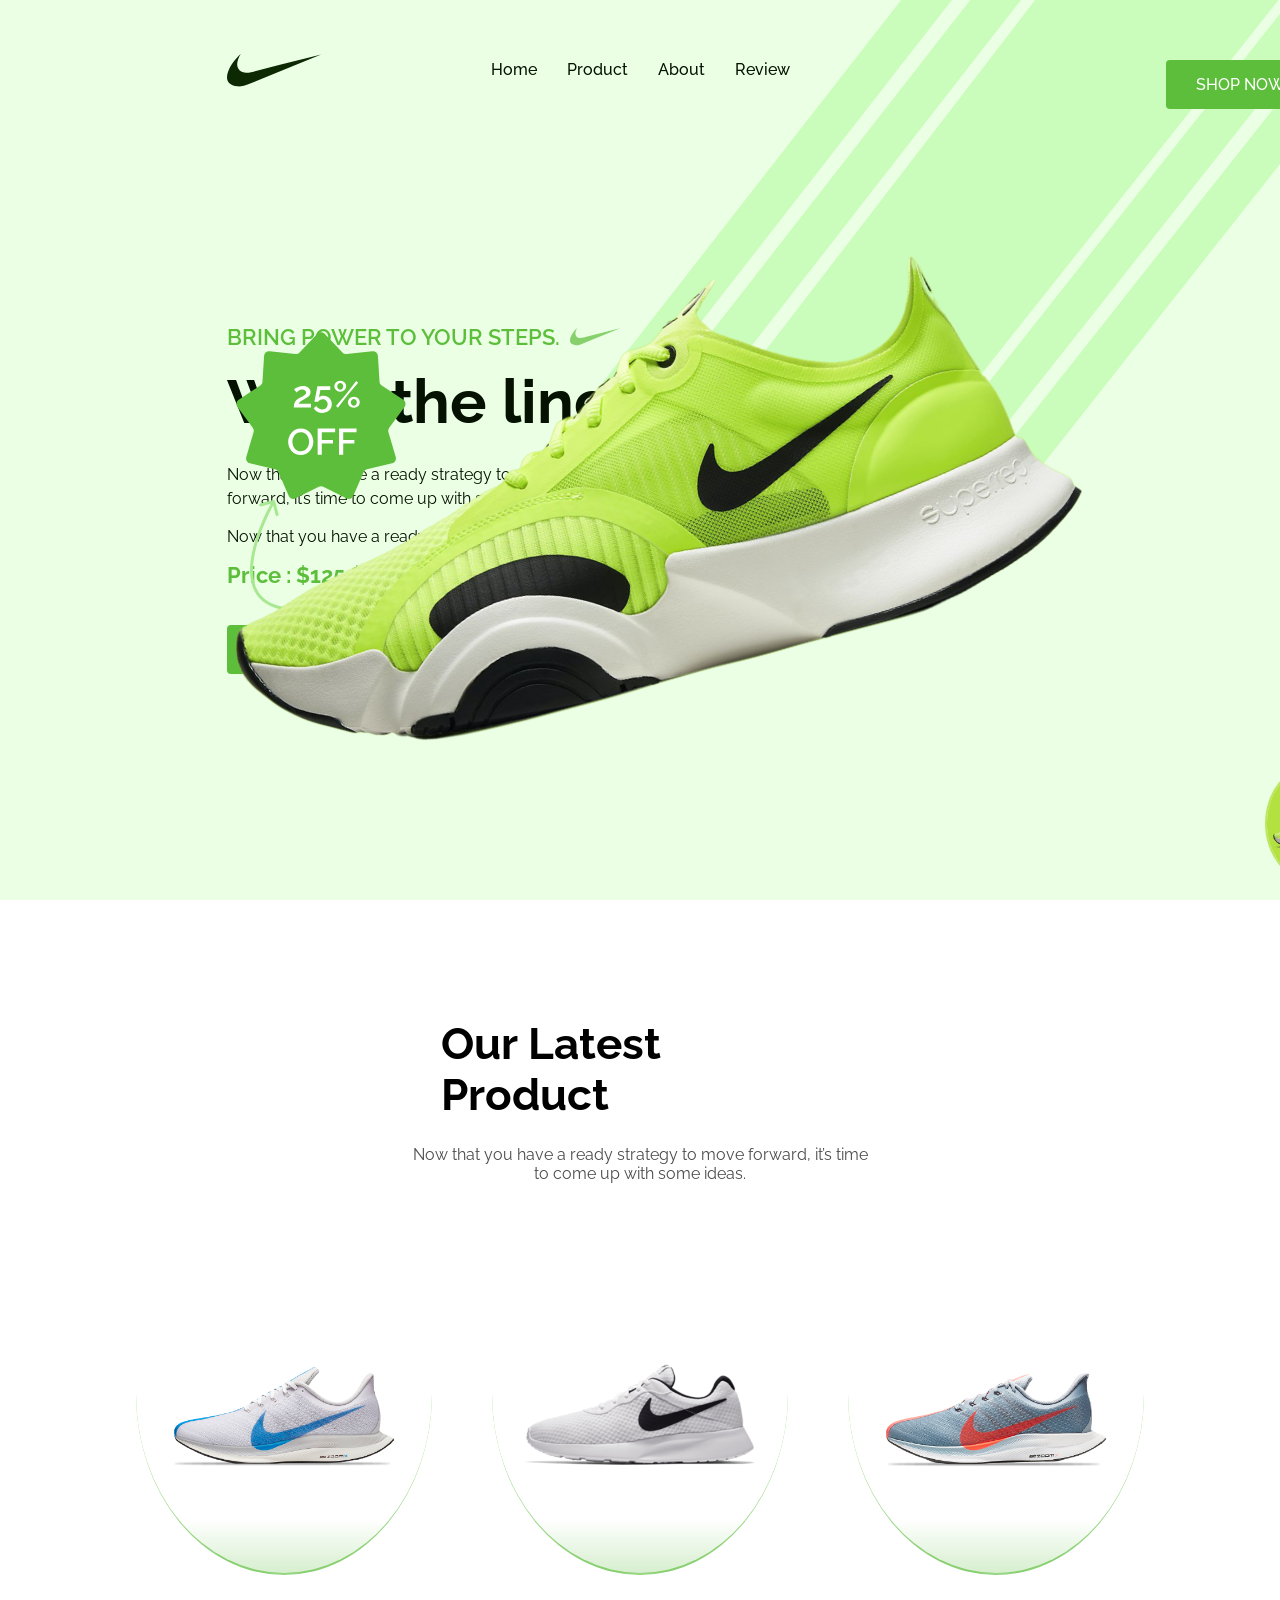
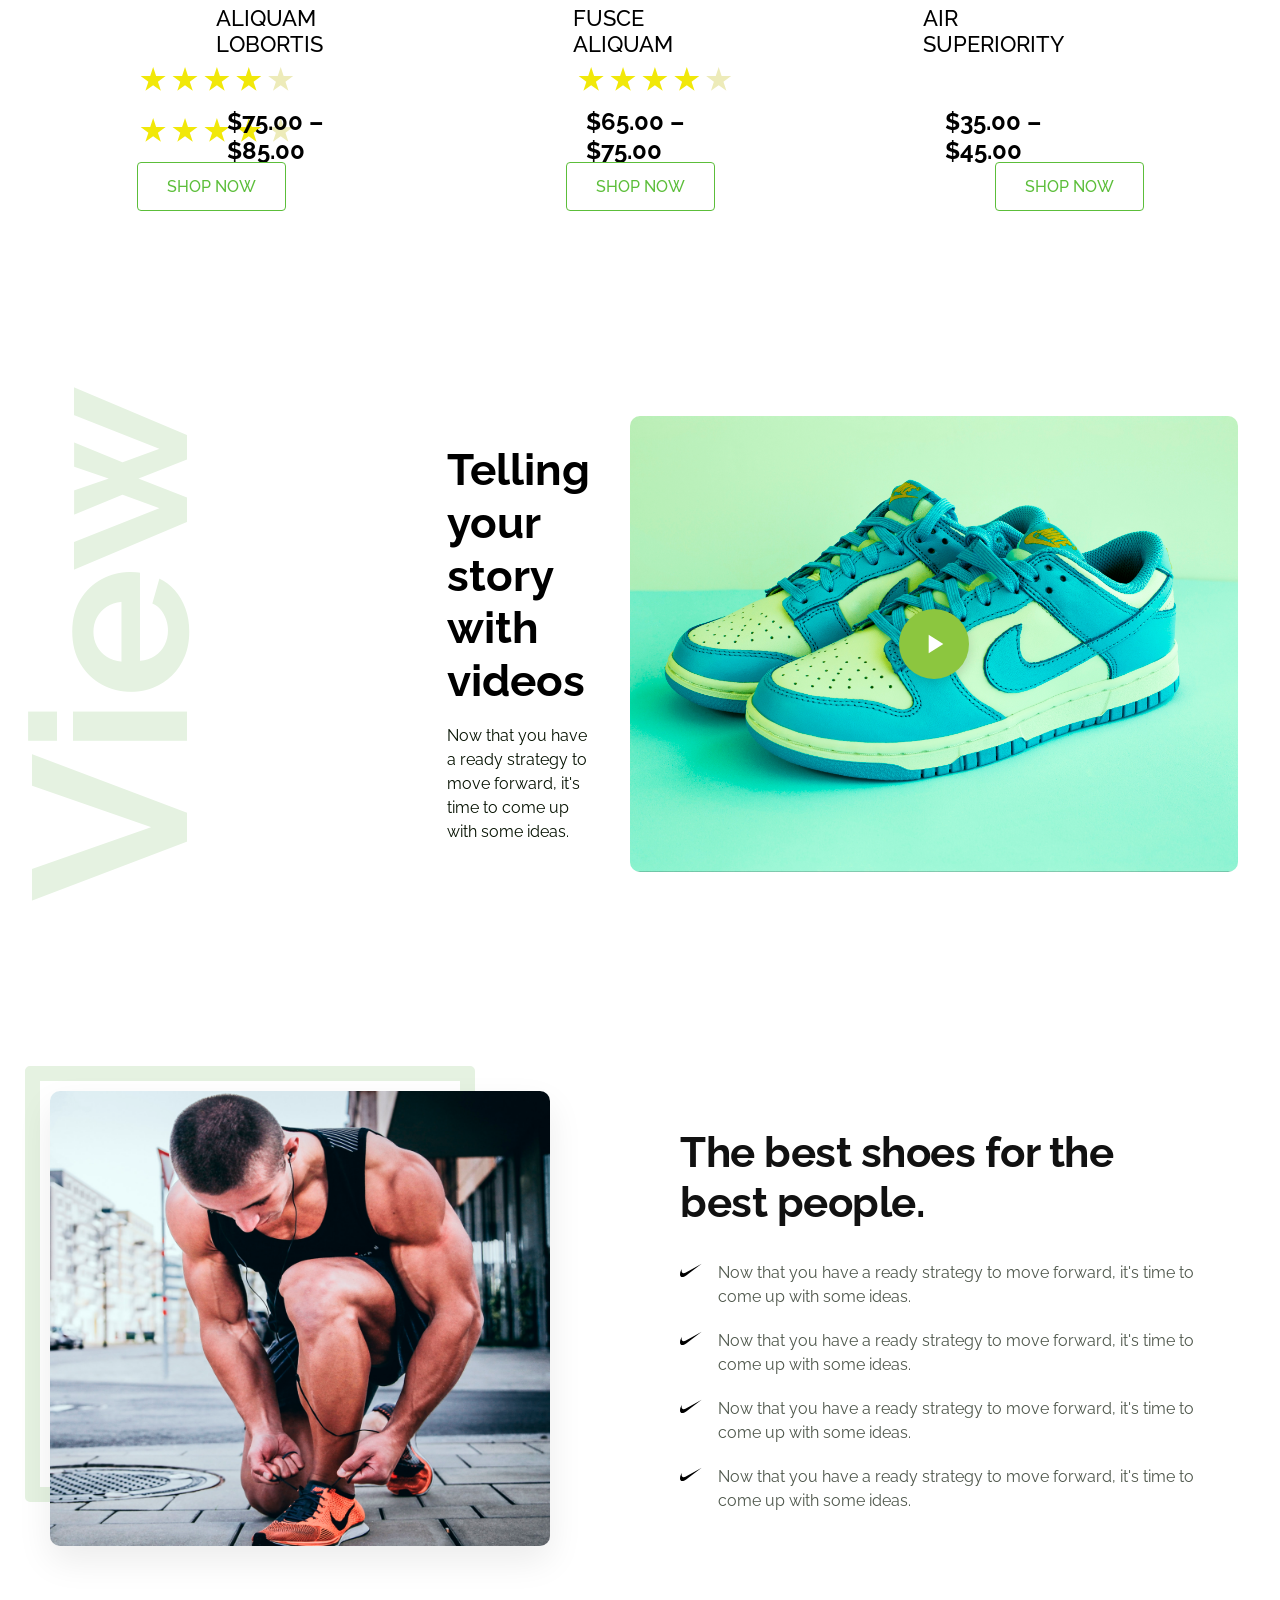
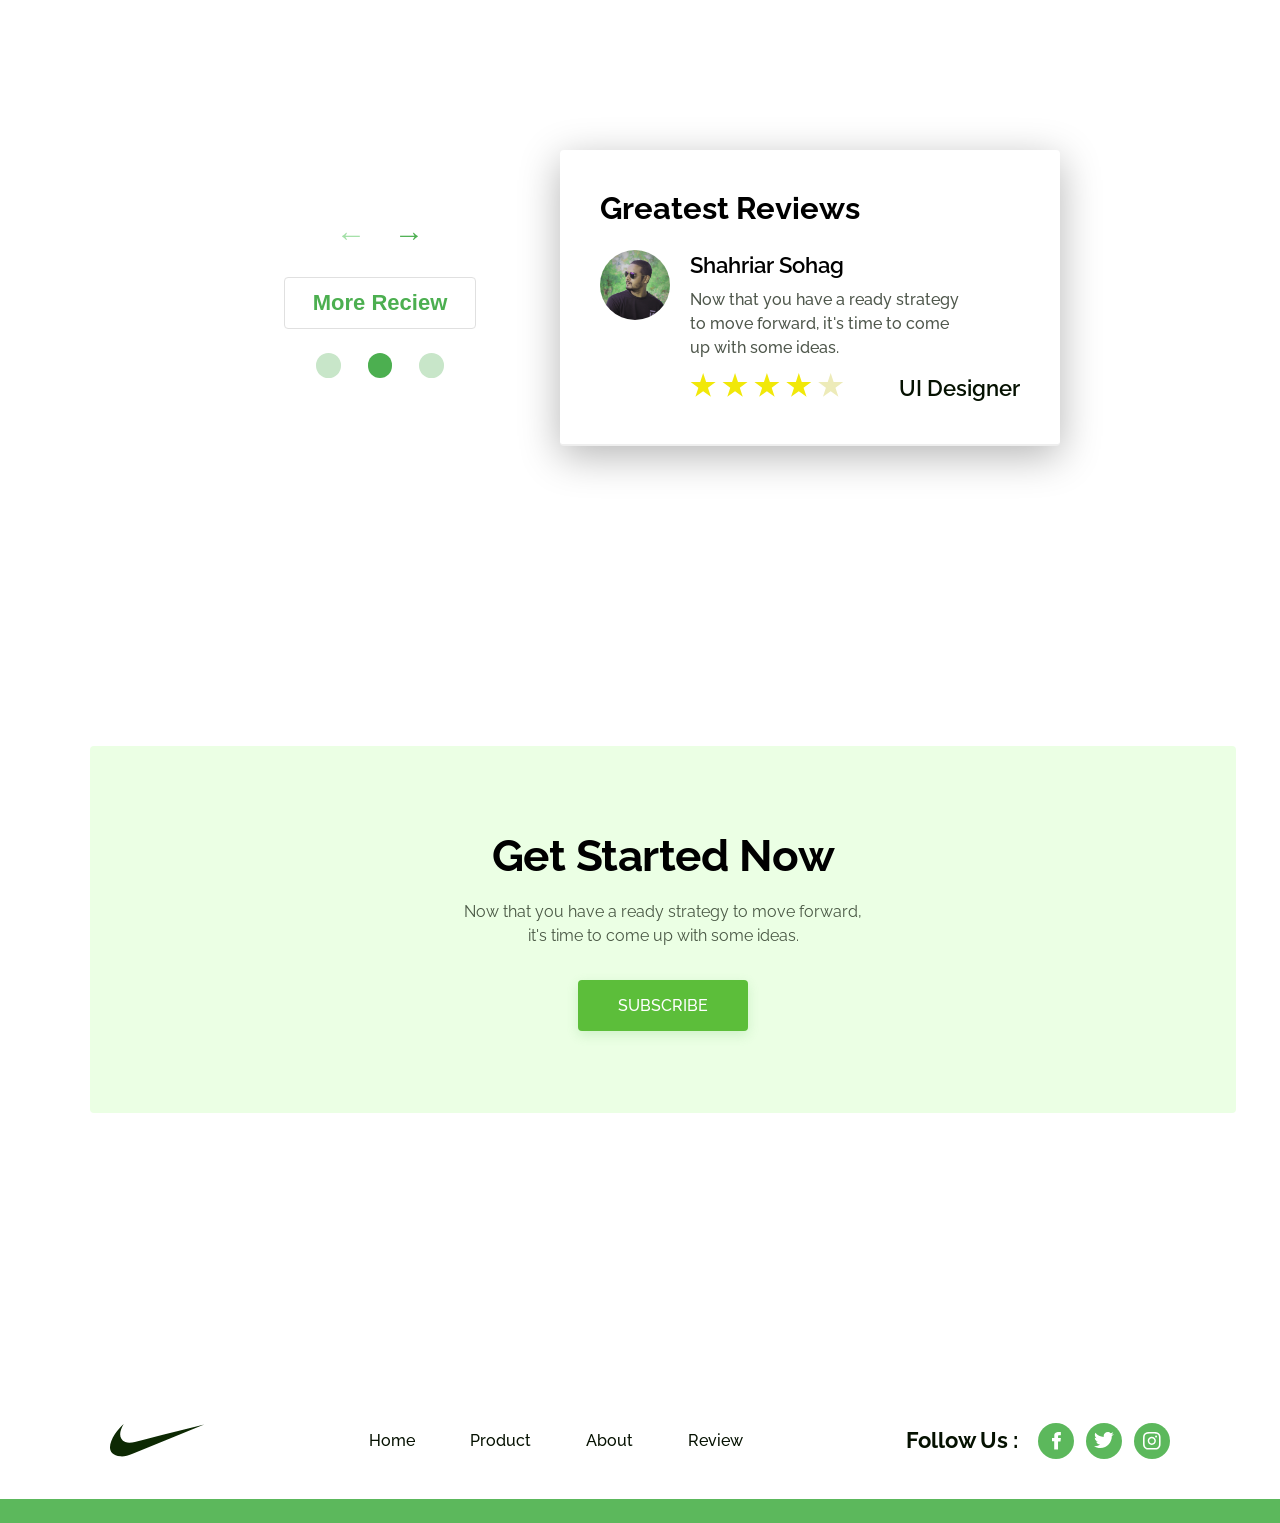
<file: index.html>
<!DOCTYPE html>
<html lang="ru">

<head>
  <meta charset="UTF-8">
  <meta name="viewport" content="width=device-width, initial-scale=1.0">
  <title>MyNike</title>
 
  <link rel="preconnect" href="https://fonts.googleapis.com">
  <link rel="preconnect" href="https://fonts.gstatic.com" crossorigin>
  <link href="https://fonts.googleapis.com/css2?family=Raleway:ital,wght@0,100..900;1,100..900&display=swap"
    rel="stylesheet">
  <link rel="icon" type="image/png" sizes="32x32" href="img/Vector.svg">
   <link rel="stylesheet" href="css/style.css">
</head>

<body>
  <header class="header">
    <nav class="navig">
      <a href="">Home</a>
      <a href="">Product</a>
      <a href="">About</a>
      <a href="">Review</a>
      <div class="buycon">
        <button class="buy">Shop now</button>

      </div>
    </nav>

    <div id="modal">
      <p>Куплено!</p>
      <button id="closeBtn">Закрыть</button>
    </div>

    <div class="container">
      <p class="header-text4">BRING POWER TO YOUR STEPS.</p>
      <h1 class="header-title">Walk the line.</h1>
      <p class="header-text">Now that you have a ready strategy to move forward, it’s time to come up with some
        ideas.</p>
      <p class="header-text2">Now that you have a ready strategy to move forward, </p>
      <p class="header-text3">Price : $125 <del class="delete">$169</del> </p>
      <div class="sneakercon"><img src="img/65eb9157619c72a5fc49cbcea58eebd547214966.png" alt="" class="sneaker">
      </div>
      <div class="back"><svg width="800" height="669" viewBox="0 0 800 669" fill="none"
          xmlns="http://www.w3.org/2000/svg">
          <path d="M598.622 -56.61L841.415 -53.9103L374.082 534.436L141.873 537.25L598.622 -56.61Z" fill="#CAFDBB" />
          <path d="M854.877 -55.675L905.251 -55.8187L437.664 536.319L386.801 536.464L854.877 -55.675Z" fill="#CAFDBB" />
          <path d="M464.057 -55.1043L514.391 -54.5366L53.4703 537.131L2.64652 536.557L464.057 -55.1043Z"
            fill="#CAFDBB" />
          <path d="M923.308 -55.7257L973.684 -55.872L506.057 536.316L455.192 536.463L923.308 -55.7257Z"
            fill="#CAFDBB" />
          <path d="M533.164 -55.1089L583.499 -54.5414L122.574 537.131L71.7497 536.558L533.164 -55.1089Z"
            fill="#CAFDBB" />
        </svg>
      </div>
      <div class="star"><svg width="177" height="177" viewBox="0 0 177 177" fill="none"
          xmlns="http://www.w3.org/2000/svg">
          <path
            d="M84.3857 3.79997C86.3561 1.73175 89.6557 1.73176 91.626 3.79997L109.472 22.5319C110.55 23.6635 112.095 24.2259 113.648 24.052L139.359 21.1734C142.198 20.8556 144.726 22.9765 144.906 25.8274L146.535 51.6478C146.634 53.2076 147.456 54.6317 148.758 55.4969L170.304 69.8185C172.683 71.3998 173.256 74.6493 171.561 76.9488L156.213 97.776C155.285 99.0342 155 100.654 155.441 102.153L162.74 126.974C163.546 129.714 161.897 132.572 159.12 133.244L133.975 139.333C132.456 139.701 131.196 140.758 130.57 142.19L120.208 165.895C119.064 168.513 115.963 169.641 113.404 168.372L90.2281 156.873C88.8281 156.178 87.1837 156.178 85.7836 156.873L62.6076 168.372C60.0487 169.641 56.9481 168.513 55.8039 165.895L45.4413 142.19C44.8153 140.758 43.5557 139.701 42.0366 139.333L16.8915 133.244C14.1152 132.572 12.4654 129.714 13.2713 126.974L20.5709 102.153C21.0119 100.654 20.7264 99.0342 19.7991 97.776L4.45061 76.9488C2.75597 74.6493 3.32894 71.3998 5.70788 69.8185L27.2541 55.4969C28.5557 54.6317 29.3779 53.2076 29.4764 51.6478L31.1062 25.8274C31.2861 22.9766 33.8138 20.8556 36.6526 21.1734L62.3637 24.052C63.9169 24.2259 65.4621 23.6635 66.5402 22.5319L84.3857 3.79997Z"
            fill="#5CBE3A" />
          <path
            d="M60.8166 77.4648C60.8166 76.0835 60.9769 74.8378 61.2976 73.7278C61.6429 72.5932 62.2349 71.5572 63.0736 70.6198C63.9369 69.6578 65.1702 68.7328 66.7736 67.8448C67.9082 67.2035 68.9566 66.6362 69.9186 66.1428C70.9052 65.6248 71.6822 65.0945 72.2496 64.5518C72.8416 64.0092 73.1376 63.3678 73.1376 62.6278C73.1376 61.8385 72.7922 61.1355 72.1016 60.5188C71.4356 59.8775 70.4736 59.5568 69.2156 59.5568C67.8836 59.5568 66.7612 59.8775 65.8486 60.5188C64.9359 61.1355 64.2082 61.7645 63.6656 62.4058L61.1126 59.4828C61.4579 59.1128 62.0376 58.6565 62.8516 58.1138C63.6656 57.5465 64.6646 57.0532 65.8486 56.6338C67.0572 56.1898 68.4139 55.9678 69.9186 55.9678C72.2866 55.9678 74.1489 56.5475 75.5056 57.7068C76.8622 58.8662 77.5406 60.3215 77.5406 62.0728C77.5406 63.2815 77.2322 64.3175 76.6156 65.1808C75.9989 66.0195 75.2589 66.7225 74.3956 67.2898C73.5569 67.8572 72.7799 68.3258 72.0646 68.6958C70.7819 69.3372 69.7212 69.9045 68.8826 70.3978C68.0686 70.8912 67.4149 71.3968 66.9216 71.9148C66.4282 72.4328 66.0336 73.0618 65.7376 73.8018H77.9476V77.4648H60.8166ZM89.3372 82.9778C87.4626 82.9778 85.7606 82.5462 84.2312 81.6828C82.7019 80.8442 81.5549 79.6972 80.7902 78.2418L83.2322 75.9108C83.9229 76.9468 84.8109 77.7855 85.8962 78.4268C86.9816 79.0682 88.1409 79.3888 89.3742 79.3888C90.8789 79.3888 92.1246 78.9078 93.1112 77.9458C94.1226 77.0085 94.6282 75.7752 94.6282 74.2458C94.6282 72.7658 94.1472 71.5695 93.1852 70.6568C92.2479 69.7442 91.0639 69.2878 89.6332 69.2878C88.6959 69.2878 87.8202 69.4975 87.0062 69.9168C86.1922 70.3362 85.5262 70.9282 85.0082 71.6928H81.4192L84.4162 56.3378H97.2552V60.0748H87.3762L86.0442 67.2528C86.4636 66.7842 87.0309 66.4142 87.7462 66.1428C88.4616 65.8715 89.2756 65.7358 90.1882 65.7358C91.8162 65.7358 93.2839 66.0935 94.5912 66.8088C95.8986 67.5242 96.9222 68.5232 97.6622 69.8058C98.4269 71.0638 98.8092 72.5192 98.8092 74.1718C98.8092 75.9232 98.3899 77.4525 97.5512 78.7598C96.7126 80.0918 95.5779 81.1278 94.1472 81.8678C92.7166 82.6078 91.1132 82.9778 89.3372 82.9778ZM107.237 61.8138C106.152 61.8138 105.165 61.5672 104.277 61.0738C103.389 60.5805 102.674 59.9268 102.131 59.1128C101.613 58.2742 101.354 57.3492 101.354 56.3378C101.354 55.3018 101.613 54.3768 102.131 53.5628C102.674 52.7242 103.389 52.0582 104.277 51.5648C105.165 51.0715 106.152 50.8248 107.237 50.8248C108.347 50.8248 109.346 51.0715 110.234 51.5648C111.122 52.0582 111.825 52.7242 112.343 53.5628C112.861 54.3768 113.12 55.3018 113.12 56.3378C113.12 57.3492 112.861 58.2742 112.343 59.1128C111.825 59.9268 111.122 60.5805 110.234 61.0738C109.346 61.5672 108.347 61.8138 107.237 61.8138ZM103.019 75.9848L113.416 63.6638L123.184 50.9728L125.108 52.6378L114.896 64.8108L104.906 77.6868L103.019 75.9848ZM107.237 59.7048C108.076 59.7048 108.779 59.3718 109.346 58.7058C109.938 58.0152 110.234 57.2258 110.234 56.3378C110.234 55.4005 109.938 54.5988 109.346 53.9328C108.754 53.2668 108.051 52.9338 107.237 52.9338C106.423 52.9338 105.72 53.2792 105.128 53.9698C104.536 54.6358 104.24 55.4252 104.24 56.3378C104.24 57.2505 104.536 58.0398 105.128 58.7058C105.72 59.3718 106.423 59.7048 107.237 59.7048ZM120.853 77.8348C119.768 77.8348 118.781 77.5882 117.893 77.0948C117.005 76.6015 116.29 75.9478 115.747 75.1338C115.229 74.2952 114.97 73.3578 114.97 72.3218C114.97 71.3105 115.229 70.3978 115.747 69.5838C116.29 68.7452 117.005 68.0792 117.893 67.5858C118.781 67.0925 119.768 66.8458 120.853 66.8458C121.963 66.8458 122.962 67.0925 123.85 67.5858C124.738 68.0792 125.441 68.7452 125.959 69.5838C126.477 70.3978 126.736 71.3105 126.736 72.3218C126.736 73.3578 126.477 74.2952 125.959 75.1338C125.441 75.9478 124.738 76.6015 123.85 77.0948C122.962 77.5882 121.963 77.8348 120.853 77.8348ZM120.853 75.7258C121.692 75.7258 122.395 75.3928 122.962 74.7268C123.554 74.0608 123.85 73.2592 123.85 72.3218C123.85 71.4092 123.554 70.6198 122.962 69.9538C122.37 69.2878 121.667 68.9548 120.853 68.9548C120.039 68.9548 119.336 69.3002 118.744 69.9908C118.152 70.6568 117.856 71.4338 117.856 72.3218C117.856 73.2592 118.152 74.0608 118.744 74.7268C119.336 75.3928 120.039 75.7258 120.853 75.7258Z"
            fill="white" />
          <path
            d="M67.7374 125.032C65.8628 125.032 64.1484 124.662 62.5944 123.922C61.0651 123.182 59.7454 122.183 58.6354 120.925C57.5254 119.643 56.6621 118.212 56.0454 116.633C55.4534 115.03 55.1574 113.39 55.1574 111.712C55.1574 109.961 55.4781 108.296 56.1194 106.717C56.7608 105.114 57.6488 103.696 58.7834 102.462C59.9181 101.204 61.2501 100.218 62.7794 99.5022C64.3334 98.7622 66.0108 98.3922 67.8114 98.3922C69.6861 98.3922 71.3881 98.7745 72.9174 99.5392C74.4714 100.304 75.7911 101.327 76.8764 102.61C77.9864 103.893 78.8374 105.324 79.4294 106.902C80.0461 108.481 80.3544 110.097 80.3544 111.749C80.3544 113.501 80.0338 115.178 79.3924 116.781C78.7758 118.36 77.9001 119.778 76.7654 121.036C75.6308 122.27 74.2864 123.244 72.7324 123.959C71.2031 124.675 69.5381 125.032 67.7374 125.032ZM59.3754 111.712C59.3754 113.365 59.7208 114.931 60.4114 116.411C61.1021 117.867 62.0641 119.051 63.2974 119.963C64.5554 120.851 66.0478 121.295 67.7744 121.295C69.0818 121.295 70.2534 121.024 71.2894 120.481C72.3254 119.939 73.2011 119.211 73.9164 118.298C74.6318 117.361 75.1744 116.325 75.5444 115.19C75.9144 114.056 76.0994 112.896 76.0994 111.712C76.0994 110.06 75.7541 108.506 75.0634 107.05C74.3974 105.595 73.4354 104.423 72.1774 103.535C70.9194 102.623 69.4518 102.166 67.7744 102.166C66.4424 102.166 65.2584 102.438 64.2224 102.98C63.1864 103.523 62.3108 104.251 61.5954 105.163C60.8801 106.076 60.3251 107.1 59.9304 108.234C59.5604 109.369 59.3754 110.528 59.3754 111.712ZM84.6447 124.847V98.5772H102.146V102.24H88.7887V110.084H99.9627V113.525H88.7887V124.847H84.6447ZM106.071 124.847V98.5772H123.572V102.24H110.215V110.084H121.389V113.525H110.215V124.847H106.071Z"
            fill="white" />
        </svg>
      </div>
      <div class="arrow"><svg width="40" height="111" viewBox="0 0 40 111" fill="none"
          xmlns="http://www.w3.org/2000/svg">
          <path
            d="M23.2716 0.0495092C24.0728 -0.160862 24.8929 0.318158 25.1033 1.11943L28.5315 14.1769C28.7419 14.9782 28.2628 15.7983 27.4616 16.0086C26.6603 16.219 25.8402 15.74 25.6298 14.9387L22.5826 3.33208L10.9759 6.37934C10.1746 6.58972 9.35454 6.1107 9.14418 5.30942C8.93381 4.50815 9.41283 3.68806 10.2141 3.47768L23.2716 0.0495092ZM38.8294 110.53C19.8893 108.804 9.11511 101.01 3.92387 90.022C-1.19826 79.1799 -0.719715 65.5545 2.02499 52.4257C4.7787 39.2538 9.86736 26.3326 14.2496 16.7292C16.4435 11.9215 18.4664 7.93212 19.9422 5.14229C20.6802 3.74714 21.2818 2.65133 21.6998 1.9025C21.9089 1.52807 22.0721 1.24033 22.1836 1.04524C22.2394 0.947694 22.2822 0.873306 22.3114 0.822816C22.326 0.797574 22.3372 0.778305 22.3448 0.765101C22.3487 0.758504 22.3516 0.753417 22.3537 0.749859C22.3547 0.74808 22.3556 0.746561 22.3561 0.745675C22.3568 0.744544 22.3572 0.743792 23.6525 1.50034C24.9477 2.25688 24.9477 2.2569 24.9475 2.2573C24.9471 2.25795 24.9466 2.25874 24.9459 2.26002C24.9444 2.26259 24.942 2.26669 24.9387 2.2723C24.9322 2.2835 24.9222 2.30077 24.9088 2.32399C24.882 2.37043 24.8415 2.44068 24.7881 2.53401C24.6814 2.72069 24.5232 2.99964 24.3192 3.36496C23.9113 4.09561 23.3206 5.17148 22.594 6.54508C21.1405 9.29274 19.1444 13.2291 16.9789 17.9747C12.6424 27.4777 7.65145 40.1727 4.9615 53.0396C2.26254 65.9496 1.93339 78.7856 6.6364 88.7405C11.2703 98.5491 20.9541 105.888 39.1017 107.543L38.8294 110.53Z"
            fill="#A8E892" />
        </svg>
      </div>
      <div class="nike1"><svg width="95" height="33" viewBox="0 0 95 33" fill="none" xmlns="http://www.w3.org/2000/svg">
          <path
            d="M52.9358 10.6314L47.0844 12.1679L30.8488 16.4181C25.1151 17.8368 20.0996 19.7264 15.2666 18.0722C8.69705 15.2348 8.81478 7.85289 13.7125 0C5.05317 7.14648 -10.529 29.9988 10.5455 32.3063C13.2298 32.6595 18.0098 31.7177 23.2019 29.5337L47.0844 19.7323L94.1899 0.470938L52.9358 10.6314Z"
            fill="#0D2903" />
        </svg>
      </div>
      <div class="nike2"><svg width="51" height="18" viewBox="0 0 51 18" fill="none" xmlns="http://www.w3.org/2000/svg">
          <path
            d="M28.2023 5.66404L25.0848 6.48259L16.4351 8.74695C13.3804 9.50278 10.7084 10.5095 8.13351 9.62823C4.63347 8.11657 4.6962 4.18373 7.30554 0C2.69214 3.80739 -5.60946 15.9822 5.61825 17.2116C7.04837 17.3998 9.59499 16.898 12.3611 15.7345L25.0848 10.5127L50.181 0.250898L28.2023 5.66404Z"
            fill="#87D16D" />
        </svg>
      </div>


      <div class="header-buttons">
        <button class="header-button">Shop now</button>
        <button class="header-button2">Learn more</button>
      </div>
      <div class="sneak3con">
        <img src="img/a337cc7ce5d4e1935f7d0af1145cf1ca10997d19.jpg" alt="" class="sneak3">
        <img src="img/5940fb1898921e35c378c78de1e3e98267e43f68.jpg" alt="" class="sneak3">
        <img src="img/1b1dfeb87e56cab36a38848767a054f0bf92dbf1.jpg" alt="" class="sneak3">


      </div>
    </div>
  </header>
  <section class="Last-product">
    <div class="productcontainer">
      <h2 class="sec1">
        Our Latest Product
      </h2>
      <p class="sec2">Now that you have a ready strategy to move forward, it’s time to come up with some ideas.
      </p>
      <div class="sneker-container">
        <img src="img/Без имени-4.png" alt="" class="sneak2">
        <img src="img/Без имени-5.png" alt="" class="sneak2">
        <img src="img/Без имени-3.png" alt="" class="sneak2">
      </div>
      <div class="under-text">
        <p class="under">Aliquam lobortis</p>
        <p class="under">FUSCE ALIQUAM</p>
        <p class="under">AIR SUPERIORITY</p>
      </div>
      <div class="rtextcon">
        <div>
          <img src="img/Group 27.svg" alt="" class="stars">
          <img src="img/Group 27.svg" alt="" class="stars">
          <img src="img/Group 27.svg" alt="" class="stars">
        </div>
      </div>
      <div class="pricetxt">
        <p class="price">$75.00 – $85.00</p>
        <p class="price">$65.00 – $75.00</p>
        <p class="price">$35.00 – $45.00</p>
      </div>
      <div class="haeder-buttons2">
        <button class="header-button4">Shop now</button>
        <button class="header-button4">Shop now</button>
        <button class="header-button4">Shop now</button>
      </div>
    </div>


  </section>

  <section class="promo-card">

    <div class="bg-text-wrapper">
      <div class="vertical-text">View</div>
    </div>


    <div class="content-block">
      <h2 class="title">Telling your story with videos</h2>
      <p class="description">
        Now that you have a ready strategy to move forward, it's time to come up with some ideas.
      </p>
    </div>


    <div class="media-block">
      <div class="video-preview">
        <img src="img/zelenb.png" alt="" class="preview-img">
        <button class="play-btn">
          <svg viewBox="0 0 24 24" width="32" height="32" fill="currentColor">
            <path d="M8 5v14l11-7z" />
          </svg>
        </button>
      </div>
    </div>
  </section>





  <section class="features-section">

    <div class="image-container">
      <div class="decorative-frame"></div>
      <img src="img/man.png" alt="Athlete" class="main-img">
    </div>


    <div class="content-container">

      <h2 class="main-title">The best shoes for the best people.</h2>

      <ul class="features-list">
        <li class="feature-item">

          <svg class="checkmark-svg" width="31" height="19" viewBox="0 0 31 19" fill="none"
            xmlns="http://www.w3.org/2000/svg">
            <path
              d="M17.1145 7.25568L15.2541 8.31736L10.091 11.2588C8.2601 12.2694 6.71795 13.3753 4.91347 13.2524C2.40665 12.8841 1.77044 10.3486 2.72585 7.2141C0.419222 10.4517 -2.81574 19.6952 4.60323 18.5532C5.55365 18.428 7.10211 17.6678 8.67768 16.4451L15.9473 10.9044L30.2924 0.000281206L17.1145 7.25568Z"
              fill="currentColor" />
          </svg>
          <p class="feature-text">Now that you have a ready strategy to move forward, it's time to come up with some
            ideas.</p>
        </li>
        <li class="feature-item">
          <svg class="checkmark-svg" width="31" height="19" viewBox="0 0 31 19" fill="none"
            xmlns="http://www.w3.org/2000/svg">
            <path
              d="M17.1145 7.25568L15.2541 8.31736L10.091 11.2588C8.2601 12.2694 6.71795 13.3753 4.91347 13.2524C2.40665 12.8841 1.77044 10.3486 2.72585 7.2141C0.419222 10.4517 -2.81574 19.6952 4.60323 18.5532C5.55365 18.428 7.10211 17.6678 8.67768 16.4451L15.9473 10.9044L30.2924 0.000281206L17.1145 7.25568Z"
              fill="currentColor" />
          </svg>
          <p class="feature-text">Now that you have a ready strategy to move forward, it's time to come up with some
            ideas.</p>
        </li>
        <li class="feature-item">
          <svg class="checkmark-svg" width="31" height="19" viewBox="0 0 31 19" fill="none"
            xmlns="http://www.w3.org/2000/svg">
            <path
              d="M17.1145 7.25568L15.2541 8.31736L10.091 11.2588C8.2601 12.2694 6.71795 13.3753 4.91347 13.2524C2.40665 12.8841 1.77044 10.3486 2.72585 7.2141C0.419222 10.4517 -2.81574 19.6952 4.60323 18.5532C5.55365 18.428 7.10211 17.6678 8.67768 16.4451L15.9473 10.9044L30.2924 0.000281206L17.1145 7.25568Z"
              fill="currentColor" />
          </svg>
          <p class="feature-text">Now that you have a ready strategy to move forward, it's time to come up with some
            ideas.</p>
        </li>
        <li class="feature-item">
          <svg class="checkmark-svg" width="31" height="19" viewBox="0 0 31 19" fill="none"
            xmlns="http://www.w3.org/2000/svg">
            <path
              d="M17.1145 7.25568L15.2541 8.31736L10.091 11.2588C8.2601 12.2694 6.71795 13.3753 4.91347 13.2524C2.40665 12.8841 1.77044 10.3486 2.72585 7.2141C0.419222 10.4517 -2.81574 19.6952 4.60323 18.5532C5.55365 18.428 7.10211 17.6678 8.67768 16.4451L15.9473 10.9044L30.2924 0.000281206L17.1145 7.25568Z"
              fill="currentColor" />
          </svg>
          <p class="feature-text">Now that you have a ready strategy to move forward, it's time to come up with some
            ideas.</p>
        </li>
      </ul>
    </div>
  </section>


  <section class="reviews-section">


    <div class="controls-column">
      <div class="arrows">
        <button class="arrow-btn">←</button>
        <button class="arrow-btn active">→</button>
      </div>

      <button class="more-btn">More Reciew</button>

      <div class="dots">
        <span class="dot"></span>
        <span class="dot active"></span>
        <span class="dot"></span>
      </div>
    </div>


    <div class="slider-column">
      <div class="bg-year">2021</div>
      <div class="review-card">
        <h3 class="card-title">Greatest Reviews</h3>

        <div class="user-info">
          <img src="img/b52339d891459d3676868315a31d52ee0d0559a5.jpg" alt="Shahriar Sohag" class="avatar">


          <div class="user-text">
            <h4 class="user-name">Shahriar Sohag</h4>
            <p class="user-comment">
              Now that you have a ready strategy to move forward, it's time to come up with some ideas.
            </p>

            <div class="meta-row">
              <div class="stars3"><img src="img/Group 27.svg" alt=""></div>
              <span class="user-role">UI Designer</span>
            </div>
          </div>
        </div>
      </div>
    </div>

  </section>
  <section class="cta-section">
    <div class="cta-card">
      <h2 class="cta-title">Get Started Now</h2>
      <p class="cta-description">
        Now that you have a ready strategy to move forward,<br>
        it's time to come up with some ideas.
      </p>
      <button class="cta-button" type="button">SUBSCRIBE</button>
    </div>
  </section>


  <footer class="site-footer">
    <div class="footer-container">


      <div class="footer-logo">
        <svg width="95" height="33" viewBox="0 0 95 33" fill="none" xmlns="http://www.w3.org/2000/svg">
          <path
            d="M52.9358 10.6314L47.0844 12.1679L30.8488 16.4181C25.1151 17.8368 20.0996 19.7264 15.2666 18.0722C8.69705 15.2348 8.81478 7.85289 13.7125 0C5.05317 7.14648 -10.529 29.9988 10.5455 32.3063C13.2298 32.6595 18.0098 31.7177 23.2019 29.5337L47.0844 19.7323L94.1899 0.470938L52.9358 10.6314Z"
            fill="#0D2903" />
        </svg>

      </div>


      <nav class="footer-nav">
        <a href="#" class="nav-link">Home</a>
        <a href="#" class="nav-link">Product</a>
        <a href="#" class="nav-link">About</a>
        <a href="#" class="nav-link">Review</a>
      </nav>


      <div class="footer-socials">
        <span class="socials-title">Follow Us :</span>
        <div class="social-icons">
          <a href="#" class="icon-btn"><svg width="9" height="18" viewBox="0 0 9 18" fill="none"
              xmlns="http://www.w3.org/2000/svg">
              <path
                d="M0.283003 9.3451H2.20635V17.2632C2.20635 17.4195 2.33302 17.5462 2.48935 17.5462H5.75045C5.90678 17.5462 6.03345 17.4195 6.03345 17.2632V9.38239H8.2445C8.38826 9.38239 8.50922 9.27451 8.52563 9.13171L8.86144 6.21667C8.87067 6.13647 8.84525 6.05615 8.7916 5.99598C8.73788 5.93576 8.66102 5.90129 8.58036 5.90129H6.03356V4.074C6.03356 3.52316 6.33015 3.24384 6.91518 3.24384C6.99855 3.24384 8.58036 3.24384 8.58036 3.24384C8.7367 3.24384 8.86337 3.11711 8.86337 2.96083V0.285097C8.86337 0.128766 8.7367 0.00209422 8.58036 0.00209422H6.28549C6.26931 0.00130181 6.23336 0 6.18039 0C5.7822 0 4.39815 0.0781653 3.30485 1.08396C2.09348 2.19854 2.26187 3.53306 2.30211 3.76445V5.90123H0.283003C0.126672 5.90123 0 6.0279 0 6.18424V9.06204C0 9.21837 0.126672 9.3451 0.283003 9.3451Z"
                fill="white" />
            </svg>
          </a>
          <a href="#" class="icon-btn"><svg width="20" height="17" viewBox="0 0 20 17" fill="none"
              xmlns="http://www.w3.org/2000/svg">
              <path
                d="M19.8216 1.90659C19.0845 2.22993 18.299 2.44425 17.4802 2.54831C18.3226 2.04534 18.9655 1.25495 19.2678 0.302279C18.4824 0.770564 17.6152 1.10134 16.691 1.28593C15.9452 0.491823 14.8823 0 13.7227 0C11.473 0 9.66179 1.82606 9.66179 4.06466C9.66179 4.38677 9.68904 4.69648 9.75594 4.99132C6.3776 4.82656 3.38825 3.20738 1.38008 0.740832C1.02948 1.34911 0.823835 2.04534 0.823835 2.79484C0.823835 4.20218 1.54856 5.4497 2.62884 6.17195C1.97596 6.15956 1.33548 5.97002 0.792864 5.67145C0.792864 5.68384 0.792864 5.69995 0.792864 5.71605C0.792864 7.69078 2.20144 9.33101 4.04856 9.70886C3.71779 9.7993 3.35728 9.84266 2.98315 9.84266C2.72299 9.84266 2.46035 9.82779 2.21382 9.77328C2.74033 11.3825 4.23439 12.5656 6.0109 12.6041C4.62834 13.6856 2.87289 14.3372 0.972497 14.3372C0.639246 14.3372 0.319623 14.3223 0 14.2815C1.80005 15.4423 3.93335 16.105 6.23389 16.105C13.7116 16.105 17.7998 9.9108 17.7998 4.54162C17.7998 4.36199 17.7936 4.18855 17.7849 4.01635C18.5914 3.444 19.2691 2.72919 19.8216 1.90659Z"
                fill="white" />
            </svg>
          </a>
          <a href="#" class="icon-btn"><svg width="18" height="18" viewBox="0 0 18 18" fill="none"
              xmlns="http://www.w3.org/2000/svg">
              <path
                d="M17.5469 5.17298C17.5057 4.23809 17.3545 3.59536 17.1379 3.03843C16.9145 2.44726 16.5708 1.91798 16.1205 1.478C15.6805 1.03116 15.1477 0.683949 14.5634 0.464022C14.0032 0.247451 13.3639 0.0962684 12.429 0.0550489C11.4871 0.0103384 11.1881 0 8.79923 0C6.41037 0 6.11137 0.0103384 5.17298 0.051558C4.23809 0.0927775 3.59536 0.244095 3.03856 0.460531C2.44726 0.683949 1.91798 1.02767 1.478 1.478C1.03116 1.91798 0.684083 2.45075 0.464022 3.03507C0.247451 3.59536 0.0962684 4.2346 0.0550489 5.16949C0.0103384 6.11137 0 6.41037 0 8.79923C0 11.1881 0.0103384 11.4871 0.051558 12.4255C0.0927775 13.3604 0.244095 14.0031 0.460665 14.56C0.684083 15.1512 1.03116 15.6805 1.478 16.1205C1.91798 16.5673 2.45075 16.9145 3.03507 17.1344C3.59536 17.351 4.2346 17.5022 5.16963 17.5434C6.10787 17.5848 6.40702 17.595 8.79587 17.595C11.1847 17.595 11.4837 17.5848 12.4221 17.5434C13.357 17.5022 13.9997 17.351 14.5565 17.1344C15.739 16.6773 16.6739 15.7424 17.1311 14.56C17.3475 13.9997 17.4988 13.3604 17.5401 12.4255C17.5813 11.4871 17.5916 11.1881 17.5916 8.79923C17.5916 6.41037 17.5881 6.11137 17.5469 5.17298ZM15.9624 12.3567C15.9246 13.216 15.7802 13.68 15.6599 13.9894C15.3643 14.7559 14.7559 15.3643 13.9894 15.6599C13.68 15.7802 13.2127 15.9246 12.3567 15.9623C11.4287 16.0036 11.1504 16.0139 8.80272 16.0139C6.45509 16.0139 6.17326 16.0036 5.24858 15.9623C4.38928 15.9246 3.92525 15.7802 3.61591 15.6599C3.23446 15.519 2.88725 15.2955 2.60542 15.0034C2.31326 14.7181 2.08984 14.3743 1.94886 13.9929C1.82856 13.6835 1.68423 13.216 1.6465 12.3602C1.60514 11.4322 1.59494 11.1537 1.59494 8.80608C1.59494 6.45844 1.60514 6.17662 1.6465 5.25207C1.68423 4.39277 1.82856 3.92874 1.94886 3.6194C2.08984 3.23781 2.31326 2.89074 2.60891 2.60878C2.89409 2.31662 3.23781 2.0932 3.6194 1.95236C3.92874 1.83205 4.39626 1.68772 5.25207 1.64986C6.18011 1.60864 6.45858 1.5983 8.80608 1.5983C11.1572 1.5983 11.4355 1.60864 12.3602 1.64986C13.2195 1.68772 13.6835 1.83205 13.9929 1.95236C14.3743 2.0932 14.7215 2.31662 15.0034 2.60878C15.2955 2.89409 15.519 3.23781 15.6599 3.6194C15.7802 3.92874 15.9246 4.39612 15.9624 5.25207C16.0036 6.18011 16.014 6.45844 16.014 8.80608C16.014 11.1537 16.0036 11.4287 15.9624 12.3567Z"
                fill="white" />
              <path
                d="M8.79903 4.68945C6.53132 4.68945 4.69141 6.52924 4.69141 8.79708C4.69141 11.0649 6.53132 12.9047 8.79903 12.9047C11.0669 12.9047 12.9067 11.0649 12.9067 8.79708C12.9067 6.52924 11.0669 4.68945 8.79903 4.68945ZM8.79903 11.4616C7.32786 11.4616 6.13452 10.2684 6.13452 8.79708C6.13452 7.32578 7.32786 6.13256 8.79903 6.13256C10.2703 6.13256 11.4635 7.32578 11.4635 8.79708C11.4635 10.2684 10.2703 11.4616 8.79903 11.4616Z"
                fill="white" />
              <path
                d="M14.0279 4.5273C14.0279 5.05686 13.5985 5.48624 13.0688 5.48624C12.5392 5.48624 12.1099 5.05686 12.1099 4.5273C12.1099 3.99762 12.5392 3.56836 13.0688 3.56836C13.5985 3.56836 14.0279 3.99762 14.0279 4.5273Z"
                fill="white" />
            </svg>
          </a>
        </div>
      </div>

    </div>
  </footer>
  <script src="script.js"></script>

</body>



</html>



<!-- <section class="sec3">
        <div class="text_wrapper">
            <h3 class="text4">Telling your story with videos</h3>
            <p class="LOL">Now that you have a ready strategy to move forward, it’s time to come up with some ideas.</p>

        </div>


        <div class="vertical">
            <p class="View">View</p>
        </div>
    </section> -->
</file>
<file: css/style.css>
html {
    box-sizing: border-box;

}

*,
*::before,
*::after {
    box-sizing: inherit;
}

body {
    height: 4400px;
    margin: 0;
}

.container {
    max-width: 1600px;
    width: 100%;
    margin: 0 227px;
    padding: 0;
}

.navig {
    display: flex;
    justify-content: center;
    gap: 30px;
    padding-top: 60px;
    font-weight: 500;
}

.navig a {
    text-decoration: none;
    color: #051101;
    font-size: 16px;
}

.header {
    height: 100vh;
    background-color: #EBFFE4;
    min-height: 850px;
    font-family: "Raleway", sans-serif;
    color: #051101;

}

.header-title {
    font-size: 61px;
    font-weight: 700;
    margin-top: 16px;
    max-width: 406px;
    margin-bottom: 26px;


}

.header-text {
    font-family: "Raleway", sans-serif;
    color: #051101;
    font-weight: 400;
    font-size: 16px;
    max-width: 392px;
    line-height: 1.5;
}

.header-text2 {
    color: #051101;
    font-weight: 400;
    font-size: 16px;
    max-width: 425px;

}

.header-text3 {
    color: #051101;
    font-weight: 700;
    font-size: 22px;
    max-width: 249px;
    color: #5CBE3A;
    margin-top: 14.5px;
    margin-bottom: 37px;
}

.header-text4 {

    color: #5CBE3A;
    font-weight: 600;
    font-size: 22px;
    max-width: 334px;
    padding-top: 244.91px;
    margin: 0;
}

.delete {
    font-weight: 400;
}

/*------------- кнопки -------------*/
.header-buttons {
    max-width: 350px;
    display: flex;
    gap: 30px;

}

.header-button {
    width: 149px;
    height: 49px;
    background-color: #5CBE3A;
    color: white;
    font-family: "Raleway", sans-serif;
    font-weight: 500;
    font-size: 16px;
    border: none;
    border-radius: 4px;
    text-transform: uppercase;
    transition: 0.25s ease;
    cursor: pointer;
}

.header-button:hover,
.header-button2:hover,
.header-button4:hover {
    transform: scale(1.1);
}

.header-button:active {
    background-color: #051101;
    transform: scale(0.95);
}

.header-button2:active,
.header-button4:active {
    transform: scale(0.95);
}


.header-button2 {
    width: 149px;
    height: 49px;
    background-color: transparent;
    font-family: "Raleway", sans-serif;
    font-weight: 500;
    font-size: 16px;
    color: #5CBE3A;
    border: 1px solid #5CBE3A;
    border-radius: 4px;
    text-transform: uppercase;
    transition: 0.25s ease;
    cursor: pointer;
}

.buycon {
    max-width: 350px;
    position: absolute;
    margin-left: 1200px;
    z-index: 3;


}

.buy {
    width: 149px;
    height: 49px;
    background-color: #5CBE3A;
    color: white;
    font-family: "Raleway", sans-serif;
    font-weight: 500;
    font-size: 16px;
    border: none;
    border-radius: 4px;
    text-transform: uppercase;
    transition: 0.25s ease;
    cursor: pointer;
}

.buy:hover {
    transform: scale(1.1);
}

.buy:active {
    background-color: #051101;
    transform: scale(0.95);
}

.haeder-buttons2 {
    display: flex;
    justify-content: center;
    margin-top: 20px;
    gap: 280px;
}

.header-button4 {
    width: 149px;
    height: 49px;
    background-color: transparent;
    font-family: "Raleway", sans-serif;
    font-weight: 500;
    font-size: 16px;
    color: #5CBE3A;
    border: 1px solid #5CBE3A;
    border-radius: 4px;
    text-transform: uppercase;
    transition: 0.25s ease;
    cursor: pointer;
}

/* ---------------------------------------- */
.sneakercon {
    position: absolute;
    right: 140px;
    top: 290px;
    z-index: 2;

}

.sneaker {
    width: 1000px;
    height: auto;
    transform: rotate(-15deg);

}

.back {
    position: absolute;
    right: 0px;
    top: 0px;
    z-index: 1;
}

.star {
    position: absolute;
    right: 870px;
    top: 330px;
    height: auto;
}

.arrow {
    position: absolute;
    right: 990px;
    top: 500px;
}

.nike1 {
    position: absolute;
    top: 54px;
    margin: 0;
    padding: 0;
}

.nike2 {
    position: absolute;
    top: 328px;
    left: 570px;

}

.sneak3con {
    display: flex;
    gap: 35px;
    margin-left: 1038px;
    margin-top: 92px;

}

.sneak3 {
    width: 115px;
    height: 115px !important;
    object-fit: cover;
    border-radius: 50%;
    border: 2px solid #BEE761;
}

/* ------------------------------------- НАЧАЛО ВТОРОЙ СЕКЦИИ ------------------------------------ */
/* ----КНОПКИ ДЛЯ ЭТОЙ СЕКЦИИ ЛЕЖАТ ВЫШЕ В КНОПКАХ------------------------------------------------ */
.sec1 {
    font-family: "Raleway", sans-serif;
    font-weight: 700;
    font-size: 44px;
    max-width: 398px;
    margin: 118px auto 25px;
}

.sec2 {
    font-family: "Raleway", sans-serif;
    font-weight: 400;
    font-size: 16px;
    max-width: 470px;
    opacity: 70%;
    margin: 0 auto;
    text-align: center;

}

.sneker-container {
    display: flex;
    justify-content: center;

    max-height: 559px;
    margin-left: 227px;
    margin-right: 227px;

}

.sneak2 {
    width: 362px !important;
    height: 362px !important;
    object-fit: contain;
    margin: 30px;
    padding: 20px;
    border-radius: 50%;
    background: linear-gradient(to top, #5bbe3a3f, transparent 15%);
    border-bottom: 2px solid #5bbe3aa2;
}

.under-text {
    font-family: "Raleway", sans-serif;
    font-weight: 500;
    font-size: 22px;
    text-transform: uppercase;
    display: flex;
    justify-content: center;
    gap: 250px;
    max-height: 559px;
    margin-left: 227px;
    margin-right: 227px;
}

.under {
    margin: 0;
}

.rtextcon {
    display: flex;
    justify-content: center;
    height: 50px;



}

.stars svg {
    display: flex;
    justify-content: center;

}

.stars {
    padding: 10px 140px 10px 140px;
}

.pricetxt {
    font-family: "Raleway", sans-serif;
    font-size: 24px;
    font-weight: 700;
    height: 35px;
    display: flex;
    flex-direction: row;
    justify-content: center;
    margin-left: 227px;
    margin-right: 227px;
    gap: 250px;




}

.price {
    margin: 0;
}


/* ------------------------------------- КОНЕЦ ВТОРОЙ СЕКЦИИ ------------------------------------ */

/* .text_wrapper {
    font-family: "Raleway", sans-serif;
    margin-top: 136px;
    background-color: #3eaa1a;
    width: 618.52392578125px;
    height: 529.8380126953125px;
    padding: 143px 158px 275px 98px; 
    box-sizing: border-box;      
}

.text4 {
    font-family: "Raleway", sans-serif;
    font-weight: 700;
    font-size: 44px;
    width: 362px;
    margin: 0;
    line-height: 130%;
    text-align: left;
}


.LOL {
 opacity: 70%;
 font-weight: 400;
 font-size: 16px;
 color: #051101;
 width: 271px;
 height: 69px;
}


.vertical {
    writing-mode: vertical-rl;
    transform: rotate(180deg);
}

.View {
    font-family: "Raleway", sans-serif;
font-weight: 700;
font-size: 218px;
line-height: 130%;

} */


.promo-card {
    font-family: "Raleway", sans-serif;
    margin-top: 136px;
    display: grid;
    grid-template-columns: auto 1fr 1fr;

    align-items: center;
    gap: 40px;


    padding: 40px;
    max-width: 1fr;
    overflow: hidden;

}

.bg-text-wrapper {
    display: flex;
    align-items: center;
    justify-content: center;
    height: 100%;
    min-width: 140px;
}

.vertical-text {
    font-size: 218px;
    font-weight: 700;
    color: #E5F2E1;
    writing-mode: vertical-rl;
    transform: rotate(180deg);


}


.content-block {
    margin-left: 227px;
    max-width: 271.35882568359375px;
}

.title {
    font-size: 44px;
    font-weight: 700;
    line-height: 1.2;
    color: #000000;
    margin: 0 0 16px 0;
}

.description {

    font-size: 16px;
    line-height: 1.5;
    color: #051101;
    margin: 0;
}


.media-block {
    margin-right: 226px;
    display: flex;
    justify-content: flex-end;
}

.video-preview {
    position: relative;
    width: 607.97216796875px;
    aspect-ratio: 4 / 3;
    overflow: hidden;
}

.preview-img {
    border-radius: 10px;
    width: 100%;
    height: 100%;
    object-fit: cover;
}

.play-btn {
    position: absolute;
    top: 50%;
    left: 50%;
    transform: translate(-50%, -50%);
    width: 70px;
    height: 70px;
    background-color: #8cc63f;

    border: none;
    border-radius: 50%;
    color: #ffffff;
    display: flex;
    align-items: center;
    justify-content: center;
    cursor: pointer;
    box-shadow: 0 4px 12px rgba(0, 0, 0, 0.15);
    transition: transform 0.2s ease;
}

/* ////////////////////////////////////// */

.features-section {
    font-family: "Raleway", sans-serif;
    display: grid;
    grid-template-columns: 1fr 1fr;

    align-items: center;
    gap: 80px;

    margin-top: 150px;
    width: 100%;
    position: relative;

}

/* --- ЛЕВАЯ ЧАСТЬ: ФОТО С РАМКОЙ --- */
.image-container {
    position: relative;
    width: 100%;
    max-width: 500px;
    justify-self: center;
}


.decorative-frame {
    position: absolute;
    top: -25px;
    left: -25px;
    width: 90%;
    height: 95%;
    border: 15px solid #E5F2E1;

    border-radius: 5px;
    z-index: 1;
}


.main-img {
    position: relative;
    width: 100%;
    height: auto;
    aspect-ratio: 1.1 / 1;

    object-fit: cover;
    border-radius: 10px;
    z-index: 2;

    box-shadow: 0 15px 35px rgba(0, 0, 0, 0.08);
}

/* --- ПРАВАЯ ЧАСТЬ: ТЕКСТ И СПИСОК --- */
.content-container {
    position: relative;
    max-width: 520px;
    z-index: 2;


}


.main-title {
    font-size: 42px;
    font-weight: 700;
    line-height: 1.2;
    color: #111111;
    margin: 0 0 32px 0;
    letter-spacing: -0.5px;
}

.features-list {
    list-style: none;
    padding: 0;
    margin: 0;
    display: flex;
    flex-direction: column;
    gap: 20px;

}

.feature-item {
    display: flex;
    align-items: flex-start;
    gap: 16px;
}

.checkmark {
    font-size: 16px;
    color: #000000;
    font-weight: bold;
    margin-top: 3px;

    flex-shrink: 0;
}

.feature-text {
    font-weight: 400;
    font-size: 16px;
    line-height: 1.5;
    color: #051101;
    opacity: 70%;
    margin: 0;
}



/* /////////////////////////////////////////////////////////////////////// */


.reviews-section {
    font-family: "Raleway", sans-serif;
    display: grid;
    grid-template-columns: 240px 1fr;

    align-items: center;
    gap: 60px;
    margin-left: 260px;
    margin-top: 200px;
    max-width: 1500px;
    width: 100%;
}

/* --- ЛЕВАЯ КОЛОНКА (УПРАВЛЕНИЕ) --- */
.controls-column {
    display: flex;
    flex-direction: column;
    align-items: center;
    gap: 24px;
}

/* Стрелки */
.arrows {
    display: flex;
    gap: 16px;
}

.arrow-btn {
    background: none;
    border: none;
    font-size: 30px;
    color: #a3e0a7;
    cursor: pointer;
}

.arrow-btn.active {
    color: #4caf50;

}


.more-btn {
    background: none;
    border: 1px solid #e0e0e0;
    padding: 12px 28px;
    border-radius: 4px;
    color: #4caf50;
    font-size: 22px;
    font-weight: 600;
    cursor: pointer;
}

.dots {
    display: flex;
    gap: 27px;
}

.dot {
    width: 24.64922332763672px;
    height: 24.64922332763672px;
    background-color: #c8e6c9;
    border-radius: 50%;
}

.dot.active {
    background-color: #4caf50;
}


.slider-column {
    position: relative;
    display: flex;
    align-items: center;

}

.review-card {
    background-color: #ffffff;
    padding: 40px;
    border-radius: 4px;
    box-shadow: 0 10px 40px rgba(0, 0, 0, 0.295);
    width: 100%;
    max-width: 500px;
    z-index: 2;
    border-bottom: 2px solid #eeeeee;

}

.card-title {
    font-size: 31px;
    font-weight: 700;
    margin: 0 0 24px 0;
    color: #000000;
}

.user-info {
    display: flex;
    gap: 20px;
    align-items: flex-start;
}

.avatar {
    width: 70px;
    height: 70px;
    border-radius: 50%;
    object-fit: cover;
}

.user-text {
    flex: 1;
}

.user-name {
    margin: 0 0 8px 0;
    font-size: 22px;
    font-weight: 600;
    line-height: 1.4;
    color: #000000;
}

.user-comment {
    height: 68.48554992675781px;
    width: 274.81121826171875px;
    margin: 0 0 16px 0;
    font-size: 16px;
    line-height: 1.5;
    font-weight: 500;
    color: #051101;
    opacity: 70%;
}

.meta-row {
    display: flex;
    align-items: center;
    justify-content: space-between;
}

.stars3 {
    color: #ffd700;
    font-size: 14px;
    letter-spacing: 2px;
}

.user-role {
    line-height: 1.4;
    font-size: 22px;
    font-weight: 600;
    color: #051101;
}


.bg-year {
    position: absolute;
    right: 0;
    top: 50%;
    transform: translateY(-50%);
    font-size: 261px;
    font-weight: 600;
    color: #E5F2E1;
    writing-mode: vertical-rl;
    letter-spacing: -5px;
    user-select: none;
    z-index: 1;
}


/* ........................................................................ */
.cta-section {

    width: 100%;
    max-width: 1100px;
    margin: 0 auto;
}

.cta-card {
    margin-top: 300px;
    margin-bottom: 270px;
    background-color: #EBFFE4;

    border-radius: 4px;
    text-align: center;
    box-sizing: border-box;
    width: 1146px;
    height: 367px;
    padding: 60px 40px;
    display: flex;
    flex-direction: column;
    align-items: center;
    justify-content: center;
}

.cta-title {
    font-size: 42px;
    font-weight: 700;
    color: #000000;
    margin: 0 0 16px 0;
    letter-spacing: -0.5px;
}

.cta-description {
    font-family: "Raleway", sans-serif;
    font-size: 16px;
    line-height: 1.5;
    color: #051101;
    margin: 0 0 32px 0;
    opacity: 70%;
    max-width: 500px;
}

.cta-button {
    font-family: "Raleway", sans-serif;
    background-color: #5CBE3A;
    color: #ffffff;
    font-size: 16px;
    font-weight: 500;
    text-transform: uppercase;
    padding: 16px 40px;
    border: none;
    border-radius: 4px;
    cursor: pointer;
    box-shadow: 0 4px 12px rgba(92, 184, 92, 0.2);
    transition: all 0.2s ease;
}

.cta-button:hover {
    background-color: #4cae4c;
    transform: translateY(-2px);
    box-shadow: 0 6px 16px rgba(92, 184, 92, 0.3);
}

.cta-button:active {
    transform: translateY(0);
}

/* .................................................... */

.cta-title {
    font-family: "Raleway", sans-serif;
    font-size: 44px;
    line-height: 1.3;
    font-weight: 700;
}

.site-footer {
    width: 100%;
    background-color: #ffffff;
    border-bottom: 24px solid #5cb85c;
    box-sizing: border-box;
}

.footer-container {
    max-width: 1100px;
    margin: 0 auto;
    padding: 40px 20px;

    display: flex;
    align-items: center;
    justify-content: space-between;
    gap: 30px;
}

.footer-logo {
    display: flex;
    align-items: center;
}

.footer-nav {
    font-size: 22px;
    font-weight: 500;
    font-family: "Raleway", sans-serif;
    display: flex;
    gap: 55px;
}

.nav-link {
    font-size: 16px;
    font-weight: 500;
    color: #051101;
    text-decoration: none;
    transition: color 0.2s ease;
}

.nav-link:hover {
    color: #5cb85c;
}

.footer-socials {
    display: flex;
    align-items: center;
    gap: 20px;
}

.socials-title {
    font-family: "Raleway", sans-serif;
    line-height: 1.4;
    font-size: 22px;
    font-weight: 700;
    color: #051101
}

.social-icons {
    display: flex;
    gap: 12px;
}

.icon-btn {
    width: 36px;
    height: 36px;
    background-color: #5cb85c;
    color: #ffffff;
    border-radius: 50%;
    display: flex;
    align-items: center;
    justify-content: center;
    text-decoration: none;
    font-size: 16px;
    font-weight: bold;
    font-family: sans-serif;
    transition: transform 0.2s ease, background-color 0.2s ease;
}

.icon-btn:hover {
    transform: scale(1.1);
    background-color: #4cae4c;
}

@media (max-width: 768px) {
    .reviews-section {
        grid-template-columns: 1fr;
        gap: 40px;
    }

    .slider-column {
        padding-right: 0;
        justify-content: center;
    }

    .bg-year {
        display: none;
    }
}

#modal {
    font-family: "Raleway", sans-serif;
    font-weight: 500;
    display: none;
    background: #ffffff;
    border: 3px solid #4cae4c;
    padding: 20px;
    width: 200px;
    text-align: center;
    position: fixed;
    border-radius: 15px;
    top: 100px;
    left: 50%;
    margin-left: -120px;
    z-index: 3;

}



#closeBtn {

    font-family: "Raleway", sans-serif;
    font-weight: 500;
    width: 100px;
    border: 1px solid #4cae4c;
    background-color: #ffffff;
    border-radius: 3px;
}
</file>
